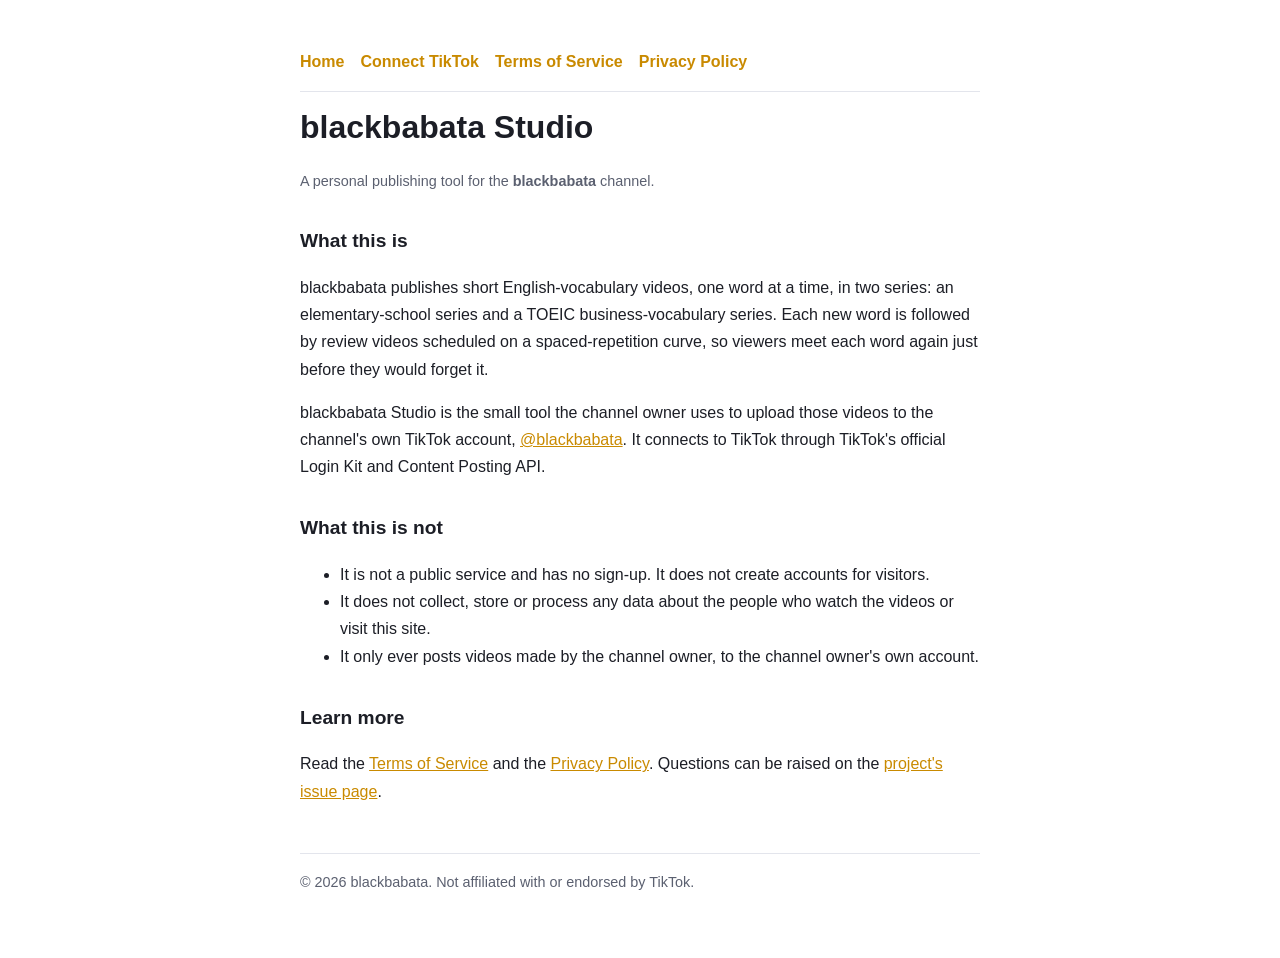
<file: index.html>
<!DOCTYPE html>
<html lang="en">
<head>
<meta charset="utf-8">
<meta name="viewport" content="width=device-width, initial-scale=1">
<title>blackbabata Studio</title>
<meta name="description" content="A personal publishing tool for the blackbabata English-vocabulary short video channel.">
<link rel="stylesheet" href="style.css">
</head>
<body>
<main>
  <nav>
    <a href="index.html">Home</a>
    <a href="connect.html">Connect TikTok</a>
    <a href="terms.html">Terms of Service</a>
    <a href="privacy.html">Privacy Policy</a>
  </nav>

  <h1>blackbabata Studio</h1>
  <p class="muted">A personal publishing tool for the <strong>blackbabata</strong> channel.</p>

  <h2>What this is</h2>
  <p>blackbabata publishes short English-vocabulary videos, one word at a time, in two series: an elementary-school series and a TOEIC business-vocabulary series. Each new word is followed by review videos scheduled on a spaced-repetition curve, so viewers meet each word again just before they would forget it.</p>
  <p>blackbabata Studio is the small tool the channel owner uses to upload those videos to the channel's own TikTok account, <a href="https://www.tiktok.com/@blackbabata">@blackbabata</a>. It connects to TikTok through TikTok's official Login Kit and Content Posting API.</p>

  <h2>What this is not</h2>
  <ul>
    <li>It is not a public service and has no sign-up. It does not create accounts for visitors.</li>
    <li>It does not collect, store or process any data about the people who watch the videos or visit this site.</li>
    <li>It only ever posts videos made by the channel owner, to the channel owner's own account.</li>
  </ul>

  <h2>Learn more</h2>
  <p>Read the <a href="terms.html">Terms of Service</a> and the <a href="privacy.html">Privacy Policy</a>. Questions can be raised on the <a href="https://github.com/blackbabata/blackbabata/issues">project's issue page</a>.</p>

  <footer>&copy; 2026 blackbabata. Not affiliated with or endorsed by TikTok.</footer>
</main>
</body>
</html>
</file>
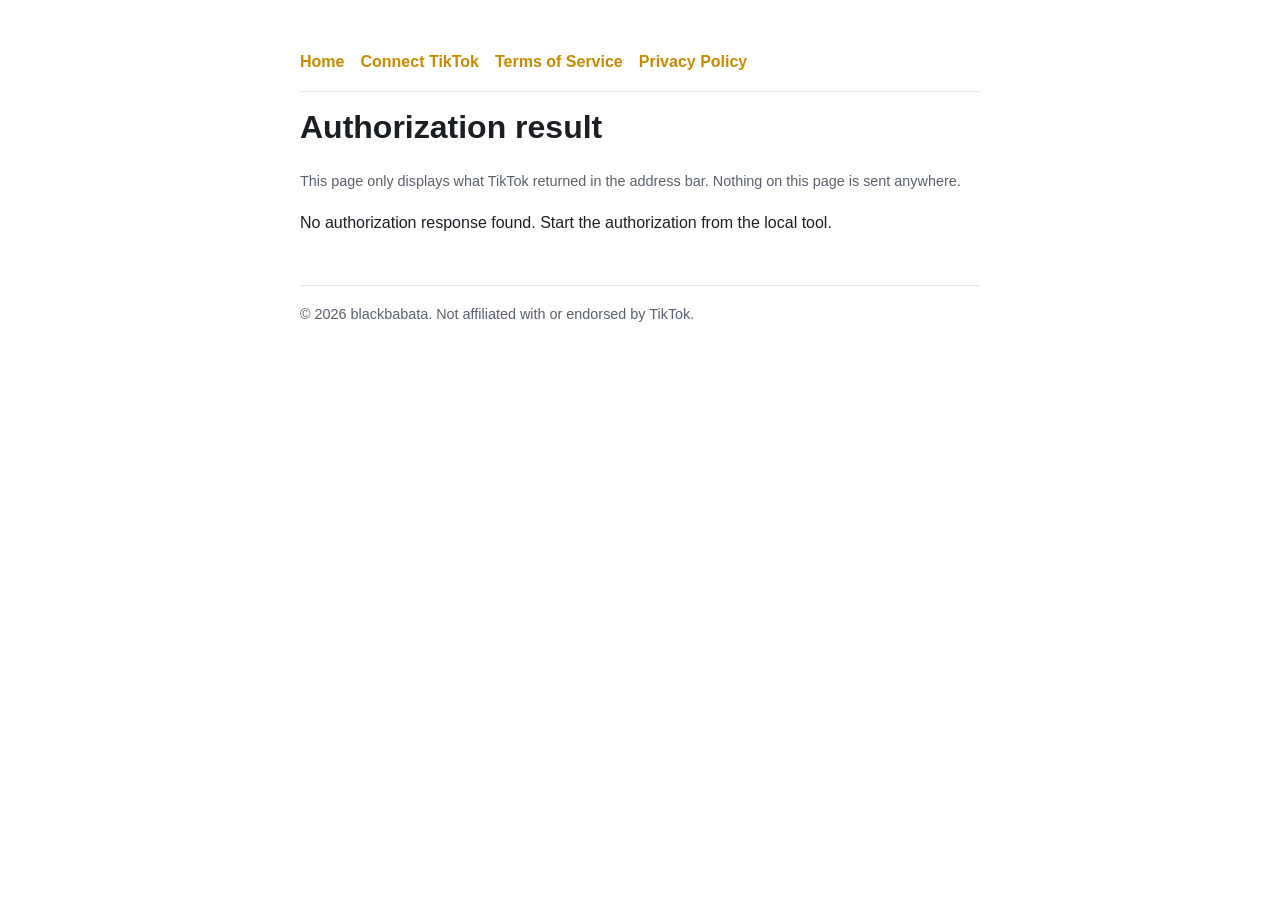
<file: callback.html>
<!DOCTYPE html>
<html lang="en">
<head>
<meta charset="utf-8">
<meta name="viewport" content="width=device-width, initial-scale=1">
<meta name="referrer" content="no-referrer">
<meta name="robots" content="noindex">
<title>Authorization result - blackbabata Studio</title>
<link rel="stylesheet" href="style.css">
<style>
  .box { border: 1px solid var(--line); border-radius: 10px; padding: 14px 16px; margin: 12px 0; word-break: break-all; font-family: ui-monospace, Consolas, monospace; font-size: 0.95rem; }
  button { font: inherit; padding: 8px 16px; border-radius: 8px; border: 1px solid var(--line); background: var(--accent); color: #1c1e26; font-weight: 600; cursor: pointer; }
  .err { color: #d64545; }
</style>
</head>
<body>
<main>
  <nav>
    <a href="index.html">Home</a>
    <a href="connect.html">Connect TikTok</a>
    <a href="terms.html">Terms of Service</a>
    <a href="privacy.html">Privacy Policy</a>
  </nav>

  <h1>Authorization result</h1>
  <p class="muted">This page only displays what TikTok returned in the address bar. Nothing on this page is sent anywhere.</p>

  <div id="result"></div>

  <footer>&copy; 2026 blackbabata. Not affiliated with or endorsed by TikTok.</footer>
</main>
<script>
(function () {
  var params = new URLSearchParams(window.location.search);
  var code = params.get("code");
  var state = params.get("state");
  var error = params.get("error");
  var description = params.get("error_description");
  var out = document.getElementById("result");

  function line(label, value) {
    var p = document.createElement("p");
    p.textContent = label;
    var box = document.createElement("div");
    box.className = "box";
    box.textContent = value;
    out.appendChild(p);
    out.appendChild(box);
    return box;
  }

  if (error) {
    var p = document.createElement("p");
    p.className = "err";
    p.textContent = "Authorization failed: " + error + (description ? " - " + description : "");
    out.appendChild(p);
  } else if (code) {
    line("Authorization code (paste it into the local tool; it is single-use and expires quickly):", code);
    var saved = null;
    try { saved = sessionStorage.getItem("tt_state"); } catch (e) {}
    var check = document.createElement("p");
    if (saved && state === saved) {
      check.textContent = "State check passed: this response belongs to the request started from this browser.";
    } else {
      check.className = "err";
      check.textContent = "State check failed: this response does not match a request started from this browser. Do not use this code.";
    }
    out.appendChild(check);
    var btn = document.createElement("button");
    btn.textContent = "Copy code";
    btn.onclick = function () {
      navigator.clipboard.writeText(code).then(function () { btn.textContent = "Copied"; });
    };
    out.appendChild(btn);
    var warn = document.createElement("p");
    warn.className = "muted";
    warn.textContent = "Do not share this code with anyone.";
    out.appendChild(warn);
  } else {
    var none = document.createElement("p");
    none.textContent = "No authorization response found. Start the authorization from the local tool.";
    out.appendChild(none);
  }

  if (window.history && window.history.replaceState) {
    window.history.replaceState(null, "", window.location.pathname);
  }
})();
</script>
</body>
</html>
</file>
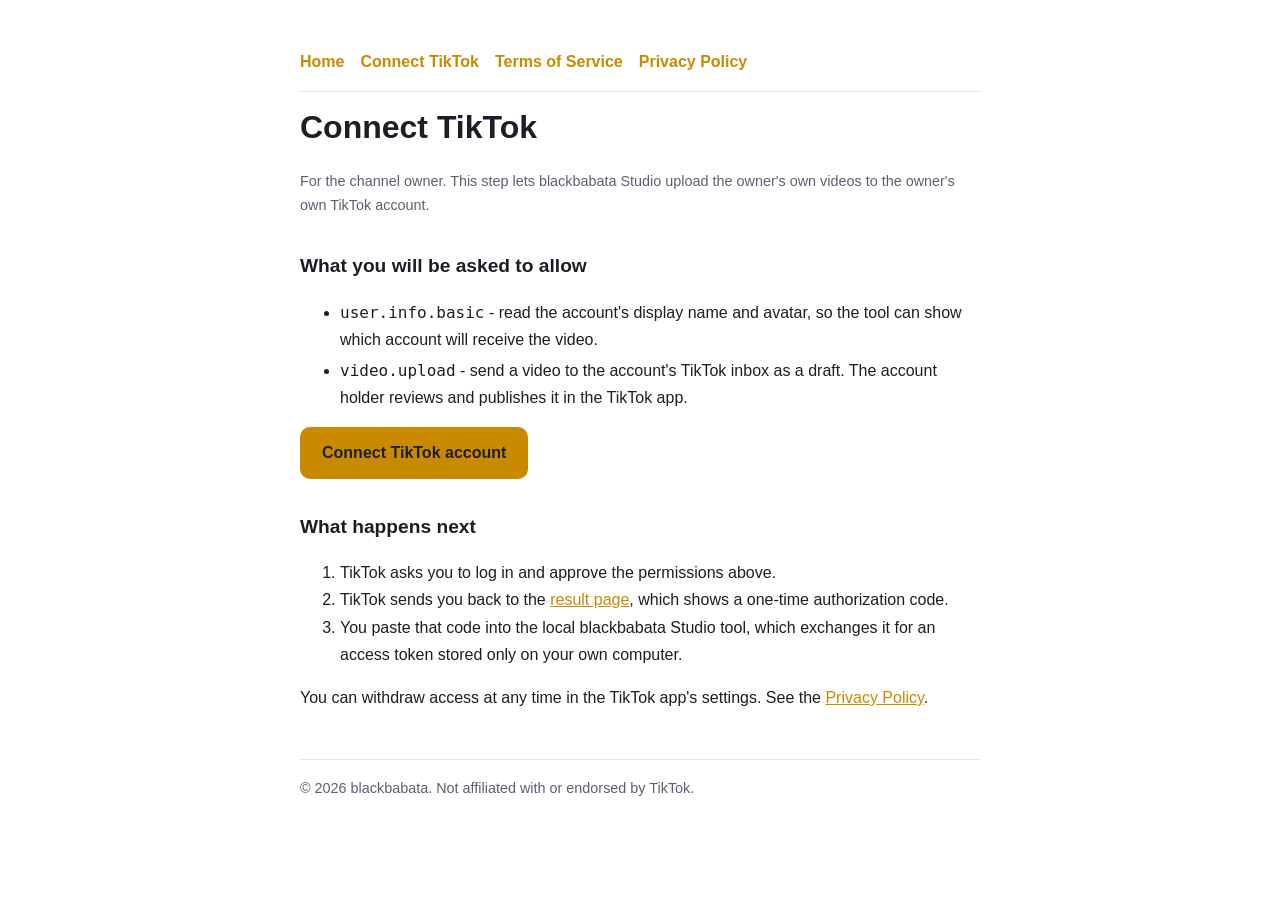
<file: connect.html>
<!DOCTYPE html>
<html lang="en">
<head>
<meta charset="utf-8">
<meta name="viewport" content="width=device-width, initial-scale=1">
<meta name="robots" content="noindex">
<title>Connect TikTok - blackbabata Studio</title>
<link rel="stylesheet" href="style.css">
<style>
  button { font: inherit; padding: 12px 22px; border-radius: 10px; border: 0; background: var(--accent); color: #1c1e26; font-weight: 700; cursor: pointer; }
  ul.scopes li { margin: 4px 0; }
  code { font-family: ui-monospace, Consolas, monospace; }
</style>
</head>
<body>
<main>
  <nav>
    <a href="index.html">Home</a>
    <a href="connect.html">Connect TikTok</a>
    <a href="terms.html">Terms of Service</a>
    <a href="privacy.html">Privacy Policy</a>
  </nav>

  <h1>Connect TikTok</h1>
  <p class="muted">For the channel owner. This step lets blackbabata Studio upload the owner's own videos to the owner's own TikTok account.</p>

  <h2>What you will be asked to allow</h2>
  <ul class="scopes">
    <li><code>user.info.basic</code> - read the account's display name and avatar, so the tool can show which account will receive the video.</li>
    <li><code>video.upload</code> - send a video to the account's TikTok inbox as a draft. The account holder reviews and publishes it in the TikTok app.</li>
  </ul>

  <p><button id="connect" type="button">Connect TikTok account</button></p>
  <p id="msg" class="muted"></p>

  <h2>What happens next</h2>
  <ol>
    <li>TikTok asks you to log in and approve the permissions above.</li>
    <li>TikTok sends you back to the <a href="callback.html">result page</a>, which shows a one-time authorization code.</li>
    <li>You paste that code into the local blackbabata Studio tool, which exchanges it for an access token stored only on your own computer.</li>
  </ol>
  <p>You can withdraw access at any time in the TikTok app's settings. See the <a href="privacy.html">Privacy Policy</a>.</p>

  <footer>&copy; 2026 blackbabata. Not affiliated with or endorsed by TikTok.</footer>
</main>
<script>
(function () {
  var CLIENT_KEY = "sbawvnvaskzhd1twdf";
  var REDIRECT_URI = "https://blackbabata.github.io/blackbabata/callback.html";
  var SCOPE = "user.info.basic,video.upload";

  document.getElementById("connect").addEventListener("click", function () {
    var msg = document.getElementById("msg");
    if (!CLIENT_KEY) { msg.textContent = "The client key has not been configured yet."; return; }
    var bytes = new Uint8Array(16);
    window.crypto.getRandomValues(bytes);
    var state = Array.prototype.map.call(bytes, function (b) { return ("0" + b.toString(16)).slice(-2); }).join("");
    try { sessionStorage.setItem("tt_state", state); } catch (e) {}
    var url = "https://www.tiktok.com/v2/auth/authorize/" +
      "?client_key=" + encodeURIComponent(CLIENT_KEY) +
      "&scope=" + encodeURIComponent(SCOPE) +
      "&response_type=code" +
      "&redirect_uri=" + encodeURIComponent(REDIRECT_URI) +
      "&state=" + encodeURIComponent(state);
    window.location.href = url;
  });
})();
</script>
</body>
</html>
</file>
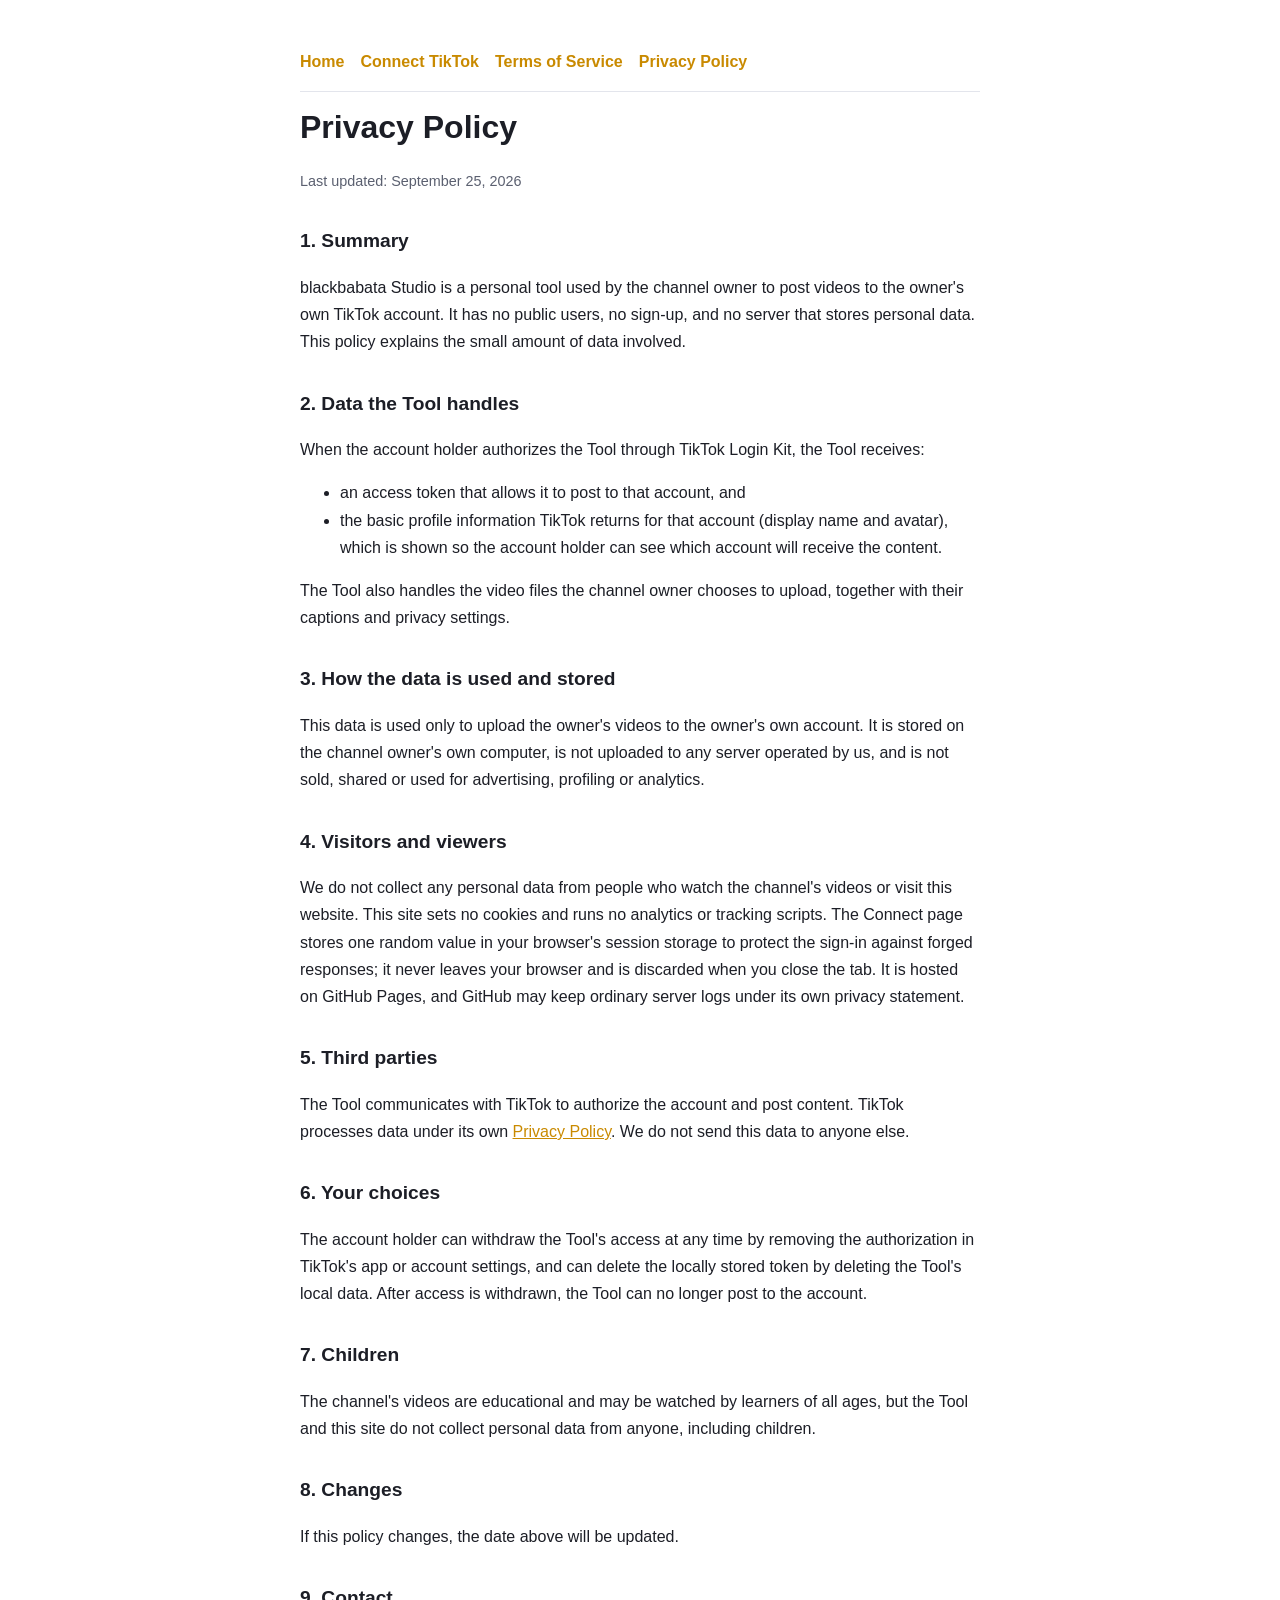
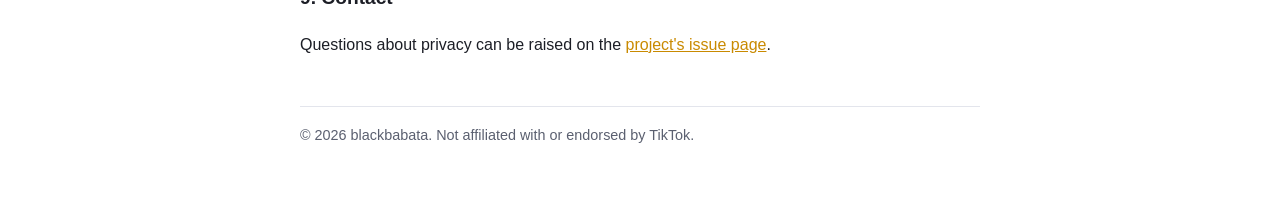
<file: privacy.html>
<!DOCTYPE html>
<html lang="en">
<head>
<meta charset="utf-8">
<meta name="viewport" content="width=device-width, initial-scale=1">
<title>Privacy Policy - blackbabata Studio</title>
<link rel="stylesheet" href="style.css">
</head>
<body>
<main>
  <nav>
    <a href="index.html">Home</a>
    <a href="connect.html">Connect TikTok</a>
    <a href="terms.html">Terms of Service</a>
    <a href="privacy.html">Privacy Policy</a>
  </nav>

  <h1>Privacy Policy</h1>
  <p class="muted">Last updated: September 25, 2026</p>

  <h2>1. Summary</h2>
  <p>blackbabata Studio is a personal tool used by the channel owner to post videos to the owner's own TikTok account. It has no public users, no sign-up, and no server that stores personal data. This policy explains the small amount of data involved.</p>

  <h2>2. Data the Tool handles</h2>
  <p>When the account holder authorizes the Tool through TikTok Login Kit, the Tool receives:</p>
  <ul>
    <li>an access token that allows it to post to that account, and</li>
    <li>the basic profile information TikTok returns for that account (display name and avatar), which is shown so the account holder can see which account will receive the content.</li>
  </ul>
  <p>The Tool also handles the video files the channel owner chooses to upload, together with their captions and privacy settings.</p>

  <h2>3. How the data is used and stored</h2>
  <p>This data is used only to upload the owner's videos to the owner's own account. It is stored on the channel owner's own computer, is not uploaded to any server operated by us, and is not sold, shared or used for advertising, profiling or analytics.</p>

  <h2>4. Visitors and viewers</h2>
  <p>We do not collect any personal data from people who watch the channel's videos or visit this website. This site sets no cookies and runs no analytics or tracking scripts. The Connect page stores one random value in your browser's session storage to protect the sign-in against forged responses; it never leaves your browser and is discarded when you close the tab. It is hosted on GitHub Pages, and GitHub may keep ordinary server logs under its own privacy statement.</p>

  <h2>5. Third parties</h2>
  <p>The Tool communicates with TikTok to authorize the account and post content. TikTok processes data under its own <a href="https://www.tiktok.com/legal/page/global/privacy-policy/en">Privacy Policy</a>. We do not send this data to anyone else.</p>

  <h2>6. Your choices</h2>
  <p>The account holder can withdraw the Tool's access at any time by removing the authorization in TikTok's app or account settings, and can delete the locally stored token by deleting the Tool's local data. After access is withdrawn, the Tool can no longer post to the account.</p>

  <h2>7. Children</h2>
  <p>The channel's videos are educational and may be watched by learners of all ages, but the Tool and this site do not collect personal data from anyone, including children.</p>

  <h2>8. Changes</h2>
  <p>If this policy changes, the date above will be updated.</p>

  <h2>9. Contact</h2>
  <p>Questions about privacy can be raised on the <a href="https://github.com/blackbabata/blackbabata/issues">project's issue page</a>.</p>

  <footer>&copy; 2026 blackbabata. Not affiliated with or endorsed by TikTok.</footer>
</main>
</body>
</html>
</file>
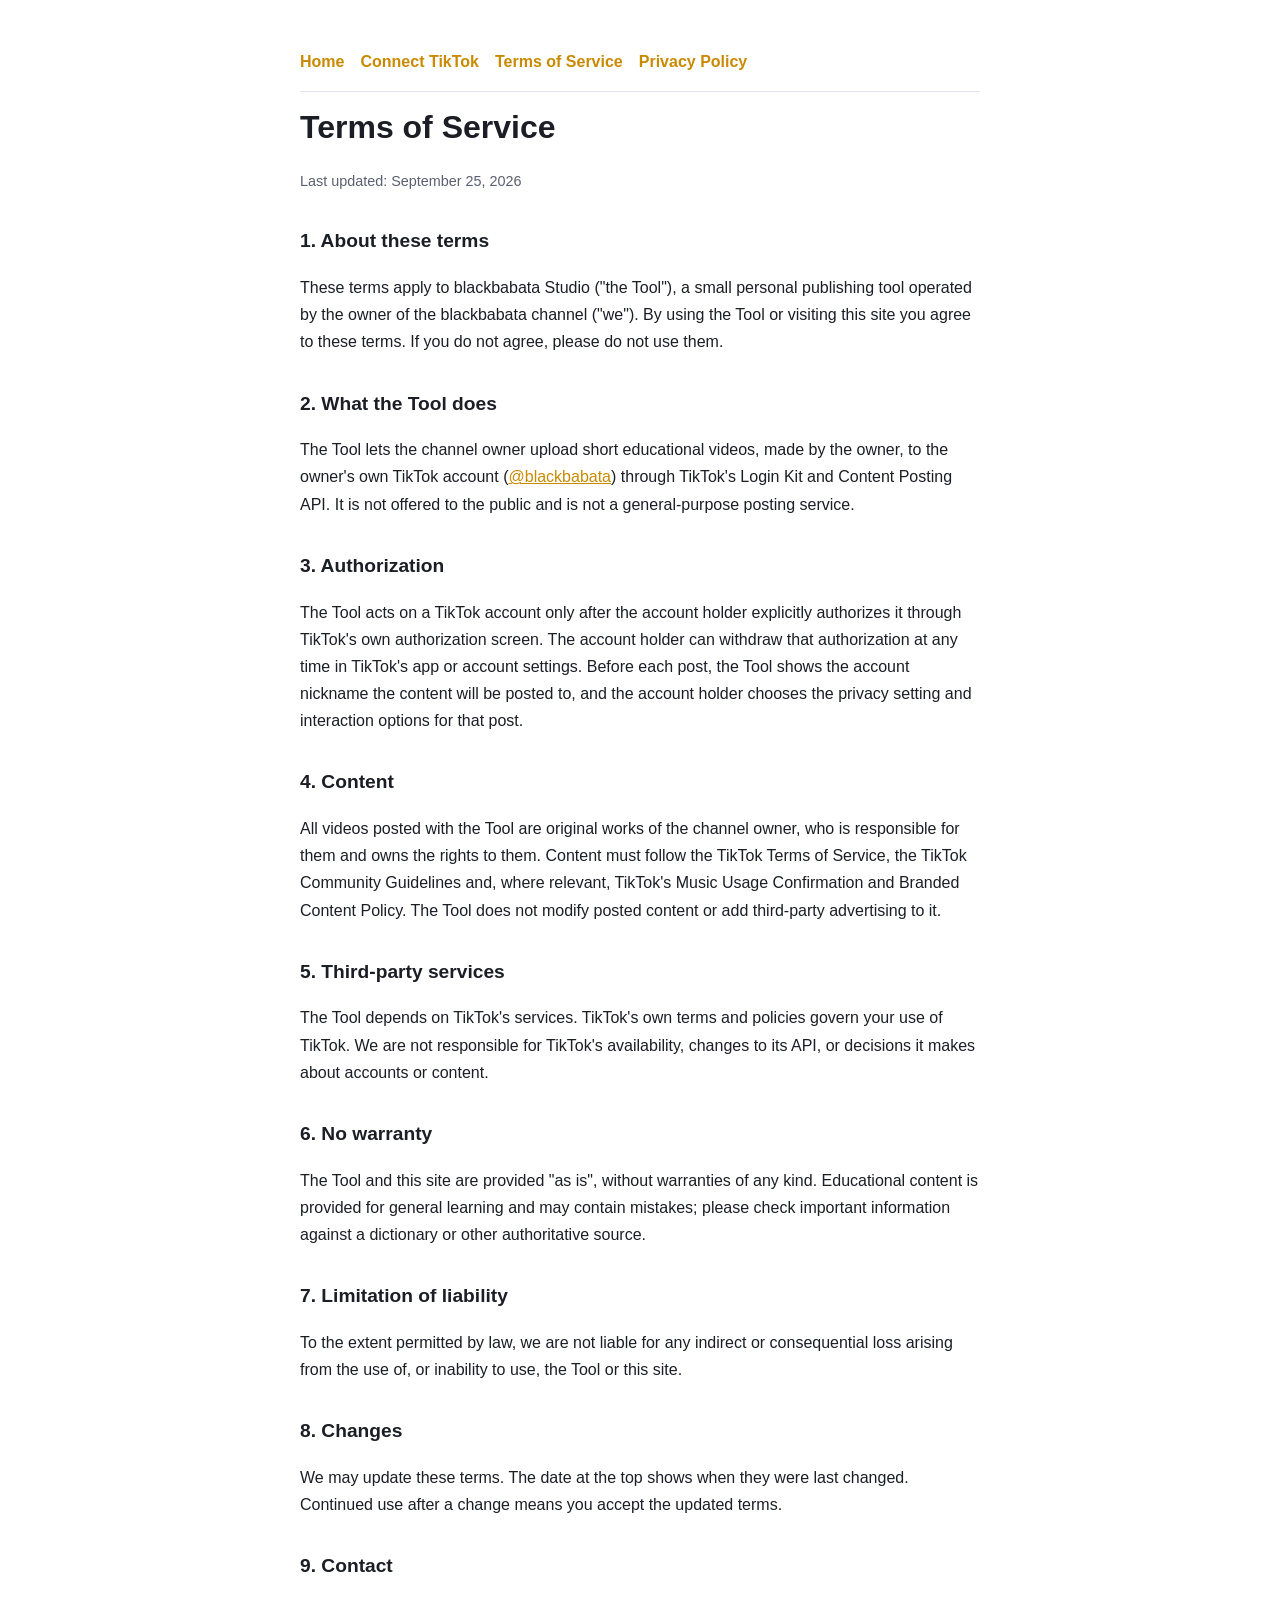
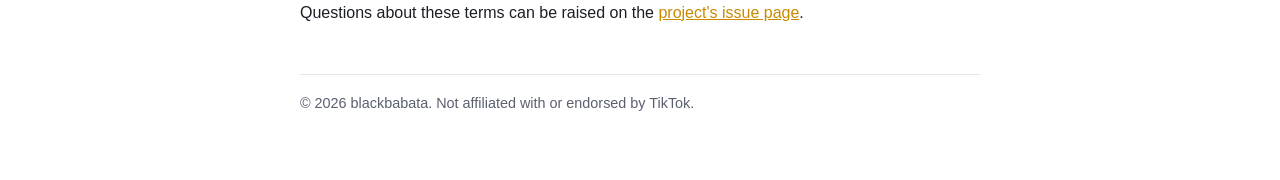
<file: terms.html>
<!DOCTYPE html>
<html lang="en">
<head>
<meta charset="utf-8">
<meta name="viewport" content="width=device-width, initial-scale=1">
<title>Terms of Service - blackbabata Studio</title>
<link rel="stylesheet" href="style.css">
</head>
<body>
<main>
  <nav>
    <a href="index.html">Home</a>
    <a href="connect.html">Connect TikTok</a>
    <a href="terms.html">Terms of Service</a>
    <a href="privacy.html">Privacy Policy</a>
  </nav>

  <h1>Terms of Service</h1>
  <p class="muted">Last updated: September 25, 2026</p>

  <h2>1. About these terms</h2>
  <p>These terms apply to blackbabata Studio ("the Tool"), a small personal publishing tool operated by the owner of the blackbabata channel ("we"). By using the Tool or visiting this site you agree to these terms. If you do not agree, please do not use them.</p>

  <h2>2. What the Tool does</h2>
  <p>The Tool lets the channel owner upload short educational videos, made by the owner, to the owner's own TikTok account (<a href="https://www.tiktok.com/@blackbabata">@blackbabata</a>) through TikTok's Login Kit and Content Posting API. It is not offered to the public and is not a general-purpose posting service.</p>

  <h2>3. Authorization</h2>
  <p>The Tool acts on a TikTok account only after the account holder explicitly authorizes it through TikTok's own authorization screen. The account holder can withdraw that authorization at any time in TikTok's app or account settings. Before each post, the Tool shows the account nickname the content will be posted to, and the account holder chooses the privacy setting and interaction options for that post.</p>

  <h2>4. Content</h2>
  <p>All videos posted with the Tool are original works of the channel owner, who is responsible for them and owns the rights to them. Content must follow the TikTok Terms of Service, the TikTok Community Guidelines and, where relevant, TikTok's Music Usage Confirmation and Branded Content Policy. The Tool does not modify posted content or add third-party advertising to it.</p>

  <h2>5. Third-party services</h2>
  <p>The Tool depends on TikTok's services. TikTok's own terms and policies govern your use of TikTok. We are not responsible for TikTok's availability, changes to its API, or decisions it makes about accounts or content.</p>

  <h2>6. No warranty</h2>
  <p>The Tool and this site are provided "as is", without warranties of any kind. Educational content is provided for general learning and may contain mistakes; please check important information against a dictionary or other authoritative source.</p>

  <h2>7. Limitation of liability</h2>
  <p>To the extent permitted by law, we are not liable for any indirect or consequential loss arising from the use of, or inability to use, the Tool or this site.</p>

  <h2>8. Changes</h2>
  <p>We may update these terms. The date at the top shows when they were last changed. Continued use after a change means you accept the updated terms.</p>

  <h2>9. Contact</h2>
  <p>Questions about these terms can be raised on the <a href="https://github.com/blackbabata/blackbabata/issues">project's issue page</a>.</p>

  <footer>&copy; 2026 blackbabata. Not affiliated with or endorsed by TikTok.</footer>
</main>
</body>
</html>
</file>
<file: style.css>
:root { color-scheme: light dark; --bg: #ffffff; --fg: #1c1e26; --muted: #5b6070; --accent: #c98a00; --line: #e3e5ec; }
@media (prefers-color-scheme: dark) { :root { --bg: #14161d; --fg: #eceef4; --muted: #a0a5b5; --accent: #f0b429; --line: #2a2e3a; } }
* { box-sizing: border-box; }
body { margin: 0; background: var(--bg); color: var(--fg); font: 16px/1.7 -apple-system, "Segoe UI", Roboto, Helvetica, Arial, sans-serif; }
main { max-width: 720px; margin: 0 auto; padding: 48px 20px 64px; }
h1 { font-size: 2rem; margin: 0 0 8px; }
h2 { font-size: 1.2rem; margin: 32px 0 8px; }
p, li { color: var(--fg); }
.muted { color: var(--muted); font-size: 0.9rem; }
a { color: var(--accent); }
nav { display: flex; gap: 16px; flex-wrap: wrap; padding-bottom: 16px; margin-bottom: 8px; border-bottom: 1px solid var(--line); }
nav a { text-decoration: none; font-weight: 600; }
footer { margin-top: 48px; padding-top: 16px; border-top: 1px solid var(--line); color: var(--muted); font-size: 0.9rem; }
</file>
